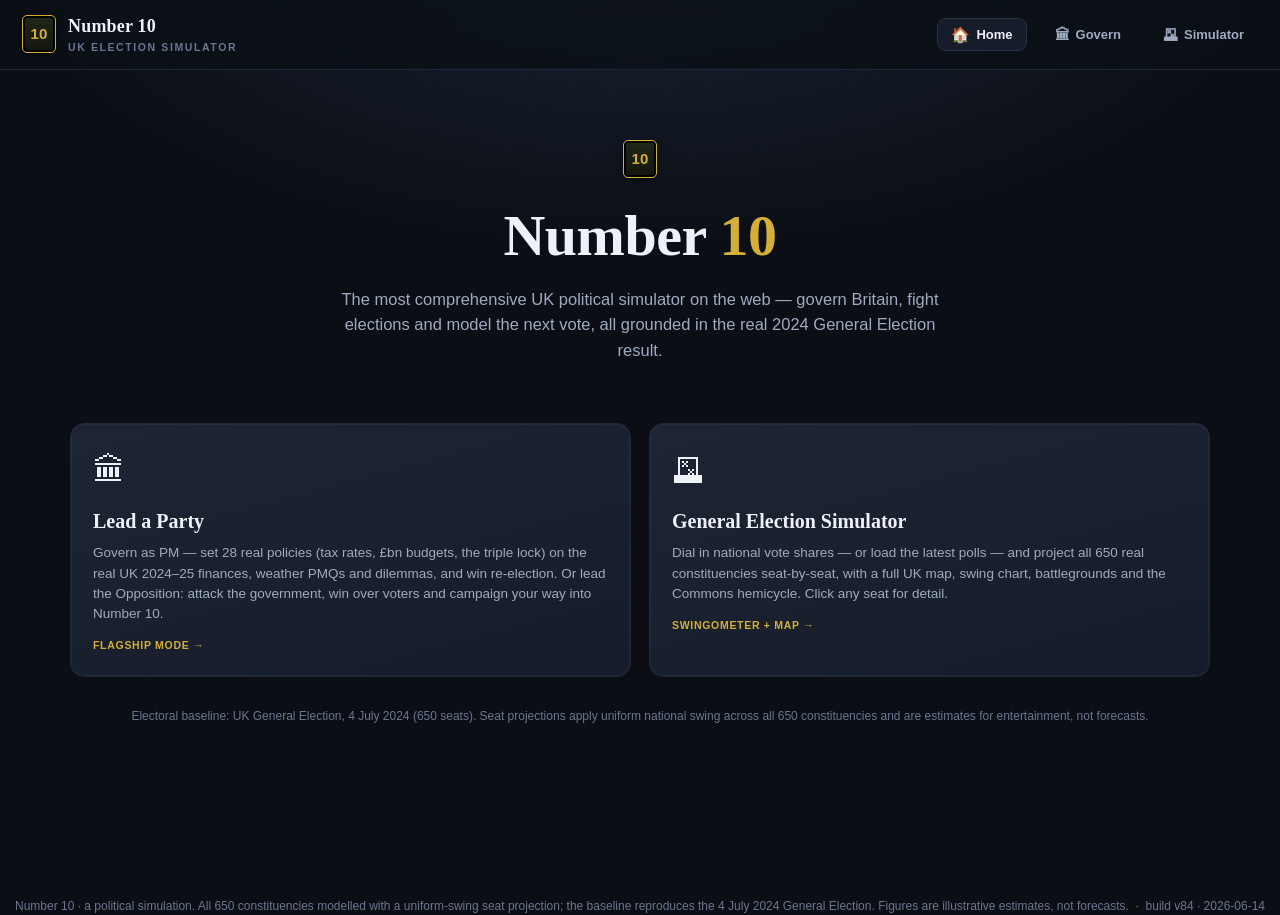
<file: index.html>
<!DOCTYPE html>
<html lang="en">

<head>
  <meta charset="UTF-8" />
  <meta name="viewport" content="width=device-width, initial-scale=1" />
  <title>Number 10 — UK Election &amp; Government Simulator</title>
  <meta name="description" content="A comprehensive UK political simulator: govern the country, fight general elections, by-elections and local elections across all 650 constituencies, based on the real 2024 General Election result." />
  <link rel="stylesheet" href="./assets/election-game/styles.css?v=84" />
</head>

<body>
  <header class="topbar">
    <div class="brand">
      <div class="door">10</div>
      <div>
        <div class="ttl">Number 10</div>
        <div class="sub">UK Election Simulator</div>
      </div>
    </div>
    <div class="spacer"></div>
    <button class="nav-btn" data-nav="home"><span class="nav-icon">🏠</span><span class="nav-text">Home</span></button>
    <button class="nav-btn" data-nav="govern"><span class="nav-icon">🏛</span><span class="nav-text">Govern</span></button>
    <button class="nav-btn" data-nav="simulator"><span class="nav-icon">🗳</span><span class="nav-text">Simulator</span></button>
  </header>

  <main class="wrap">
    <div id="app"></div>
  </main>

  <div class="foot">
    Number 10 · a political simulation. All 650 constituencies modelled with a uniform-swing seat
    projection; the baseline reproduces the 4 July 2024 General Election. Figures are illustrative
    estimates, not forecasts. &nbsp;·&nbsp; <span id="buildstamp">build v84 · 2026-06-14</span>
  </div>

  <div class="toast" id="toast"></div>

  <script src="./assets/election-game/data.js?v=84"></script>
  <script src="./assets/election-game/constituencies.js?v=84"></script>
  <script src="./assets/election-game/boundaries.js?v=84"></script>
  <script src="./assets/election-game/polls.js?v=84"></script>
  <script src="./assets/election-game/engine.js?v=84"></script>
  <script src="./assets/election-game/ui.js?v=84"></script>
  <script src="./assets/election-game/main.js?v=84"></script>
</body>

</html>
</file>
<file: assets/election-game/styles.css>
/* ============================================================================
 * NUMBER 10 — styles.css
 * A calm, editorial "Westminster" theme: deep slate canvas, parliamentary
 * green, a single gold accent, restrained borders and a clear type scale.
 * Self-contained, responsive, no external assets.
 * ==========================================================================*/
:root {
  /* surfaces — a clear 4-step elevation ramp on a deep slate canvas */
  --bg:        #0b0e14;
  --bg-2:      #121723;
  --panel:     #161c29;
  --panel-2:   #1d2433;
  --border:    #283242;
  --border-soft:#1f2836;
  /* ink */
  --ink:       #eef2f8;
  --ink-dim:   #9fabc0;
  --ink-faint: #6b7790;
  /* brand + semantic */
  --commons:   #4f7a44;
  --commons-l: #7aa863;
  --gold:      #d4af37;
  --gold-soft: rgba(212,175,55,.14);
  --good:      #38c172;
  --warn:      #eab308;
  --bad:       #e5484d;
  /* party colours (data-viz only) */
  --lab:       #e4003b;
  --con:       #0087dc;
  --ld:        #faa61a;
  --reform:    #12b6cf;
  --green:     #02a95b;
  --snp:       #fdf38e;
  --pc:        #3aa68b;
  /* shape + motion */
  --radius:    14px;
  --radius-sm: 9px;
  --shadow:    0 6px 24px rgba(0,0,0,.32);
  --shadow-lg: 0 18px 48px rgba(0,0,0,.45);
  --ring:      0 0 0 1px rgba(255,255,255,.04) inset;
  --font: -apple-system, BlinkMacSystemFont, "Segoe UI", Roboto, Helvetica, Arial, sans-serif;
  --font-display: "Georgia", "Times New Roman", serif;
}

* { box-sizing: border-box; min-width: 0; }
html, body { margin: 0; padding: 0; overflow-x: hidden; }
/* Canonical anti-overflow chain:
   - min-width: 0 on all flex/grid items so they shrink to fit
   - max-width: 100% on every replaced element (img/svg/table) so they never push
     their parent wider than viewport
   - overflow-wrap on text containers so a long unbreakable word can't burst out
*/
img, svg, table { max-width: 100%; }
/* Conservative: break only words that genuinely don't fit (overflow-wrap:
   break-word). Earlier I had `anywhere` here which made paragraphs split
   mid-word everywhere — that's what produced "documented ch... anges"
   in your screenshot. */
.panel p, .panel h2, .panel h3, .panel h4, .panel li, .modal p {
  overflow-wrap: break-word;
}
/* Make any table that risks horizontal overflow scrollable inside its panel
   instead of forcing the whole page wider than the viewport. The wrapping
   div renders horizontally scrollable; the table renders normally. */
.tbl-scroll { max-width: 100%; overflow-x: auto; -webkit-overflow-scrolling: touch; }
.panel { min-width: 0; max-width: 100%; }
.panel * { min-width: 0; }
/* Belt-and-braces: any direct child of #sim-results or #app that's
   somehow still claiming a wider min-width gets clipped to its container. */
#app, #app > *, #sim-results, #sim-results > * { max-width: 100%; }
/* The dash grid on the govern screen and any .split parent stays
   constrained — its children can shrink in flex/grid. */
.dash, .split, .viz2, .two { min-width: 0; }
body {
  font-family: var(--font);
  background:
    radial-gradient(1100px 540px at 50% -8%, #1a2536 0%, rgba(26,37,54,0) 60%),
    var(--bg);
  background-attachment: fixed;
  color: var(--ink);
  line-height: 1.5;
  -webkit-font-smoothing: antialiased;
  text-rendering: optimizeLegibility;
}
a { color: var(--commons-l); }

.wrap { max-width: 1180px; margin: 0 auto; padding: 22px 20px 130px; }

/* ---- top bar ---- */
.topbar {
  display: flex; align-items: center; gap: 14px;
  padding: 13px 22px; border-bottom: 1px solid var(--border-soft);
  background: rgba(12,16,23,.82); -webkit-backdrop-filter: blur(10px); backdrop-filter: blur(10px);
  position: sticky; top: 0; z-index: 30;
}
.brand { display: flex; align-items: center; gap: 12px; font-weight: 800; letter-spacing: .2px; }
.brand .door {
  width: 34px; height: 38px; border-radius: 5px;
  background: linear-gradient(180deg,#20271a,#13160e); border: 1.5px solid var(--gold);
  display: grid; place-items: center; color: var(--gold); font-weight: 900; font-size: 15px;
  box-shadow: inset 0 0 0 2px #000, 0 2px 8px rgba(0,0,0,.4);
}
.brand .ttl { font-size: 18px; font-family: var(--font-display); letter-spacing: .2px; }
.brand .sub { font-size: 10.5px; color: var(--ink-faint); font-weight: 700; letter-spacing: 1.6px; text-transform: uppercase; }
.topbar .spacer { flex: 1; }
.nav-btn {
  display: inline-flex; align-items: center; gap: 6px;
  background: transparent; color: var(--ink-dim); border: 1px solid transparent;
  padding: 8px 13px; border-radius: 9px; cursor: pointer; font-weight: 600; font-size: 13px;
  font-family: inherit; white-space: nowrap;
  transition: color .15s, background .15s, border-color .15s;
}
.nav-btn .nav-icon { font-size: 15px; line-height: 1; }
.nav-btn:hover { color: var(--ink); background: var(--panel); }
.nav-btn.active { color: var(--ink); background: var(--panel); border-color: var(--border); }

/* ---- buttons ---- */
/* Apple-style: a single fixed height per size so buttons never wobble when
   their content changes; a stable focus ring; gentle hover lifts; gradients
   only on the primary tier. */
.btn {
  display: inline-flex; align-items: center; justify-content: center; gap: 8px; cursor: pointer;
  border: 1px solid var(--border); background: var(--panel-2); color: var(--ink);
  padding: 0 16px; height: 36px; border-radius: 10px;
  font-weight: 600; font-size: 13.5px; line-height: 1; letter-spacing: -.1px;
  font-family: inherit; white-space: nowrap;
  transition: transform .06s ease, background .15s, border-color .15s, box-shadow .15s, color .15s;
  -webkit-tap-highlight-color: transparent;
}
.btn:hover { background: #1e2734; border-color: #3a4a66; }
.btn:active { transform: scale(0.97); }
.btn:focus-visible { outline: none; box-shadow: 0 0 0 3px rgba(212,175,55,.45); border-color: var(--gold); }
.btn.primary {
  background: linear-gradient(180deg, var(--commons-l), var(--commons));
  border-color: transparent; color: #f6faf1;
  box-shadow: 0 1px 0 rgba(255,255,255,.12) inset, 0 4px 14px rgba(79,122,68,.32);
}
.btn.primary:hover { filter: brightness(1.06); }
.btn.gold { background: linear-gradient(180deg, #ecc659, var(--gold)); border-color: transparent; color: #241a06; }
.btn.danger { background: #4e1f29; border-color: #7a2f42; color: #ffd9e0; }
.btn:disabled { opacity: .38; cursor: not-allowed; transform: none; }
.btn.sm { padding: 0 12px; height: 28px; font-size: 12.5px; border-radius: 8px; }
.btn.on { background: var(--gold-soft); border-color: var(--gold); color: var(--gold); }

/* ---- cards / panels ---- */
.panel {
  background: linear-gradient(180deg, var(--panel), var(--panel-2));
  border: 1px solid var(--border-soft);
  border-radius: var(--radius); padding: 17px 19px; box-shadow: var(--shadow), var(--ring);
}
.panel h3 { margin: 0 0 13px; font-size: 12.5px; letter-spacing: .7px; text-transform: uppercase; color: var(--ink-dim); font-weight: 700; }
.grid { display: grid; gap: 16px; }
.split { display: grid; gap: 16px; grid-template-columns: minmax(0, 380px) minmax(0, 1fr); align-items: start; }
.two { display: grid; gap: 16px; grid-template-columns: minmax(0, 1fr) minmax(0, 1fr); }
.muted { color: var(--ink-dim); }
.faint { color: var(--ink-faint); }
.pill { display: inline-block; padding: 2px 9px; border-radius: 999px; font-size: 11px; font-weight: 700; }
/* small uppercase label used throughout — previously only styled inside a few
   parents, so most instances rendered unstyled. Now consistent everywhere. */
.lab2 { font-size: 10.5px; color: var(--ink-dim); text-transform: uppercase; letter-spacing: .8px; font-weight: 700; }

/* ---- home / mode select ---- */
.hero { text-align: center; padding: 48px 10px 30px; }
.hero h1 { font-family: var(--font-display); font-size: clamp(34px, 6.5vw, 58px); margin: 14px 0 8px; letter-spacing: -.5px; }
.hero h1 .n10 { color: var(--gold); }
.hero p { color: var(--ink-dim); max-width: 640px; margin: 0 auto; font-size: 16.5px; line-height: 1.55; }
.modes { display: grid; grid-template-columns: repeat(auto-fit, minmax(250px, 1fr)); gap: 18px; margin-top: 30px; }
.mode-card {
  text-align: left; cursor: pointer; border: 1px solid var(--border-soft); border-radius: var(--radius);
  padding: 22px; background: linear-gradient(165deg, var(--panel-2), var(--panel));
  transition: transform .14s ease, border-color .15s ease, box-shadow .15s; box-shadow: var(--ring);
}
.mode-card:hover { transform: translateY(-4px); border-color: var(--commons-l); box-shadow: var(--shadow-lg); }
.mode-card .ico { font-size: 32px; }
.mode-card h2 { margin: 12px 0 7px; font-size: 20px; font-family: var(--font-display); }
.mode-card p { margin: 0; color: var(--ink-dim); font-size: 13.5px; line-height: 1.5; }
.mode-card .tag { margin-top: 14px; font-size: 10.5px; color: var(--gold); font-weight: 700; letter-spacing: .7px; text-transform: uppercase; }

/* ---- seat bar ---- */
.seatbar-wrap { position: relative; margin: 10px 0 6px; }
.seatbar { display: flex; height: 30px; border-radius: 6px; overflow: hidden; border: 1px solid var(--border); }
.seatbar > span { display: block; height: 100%; }
.majline { position: absolute; top: -6px; bottom: -6px; left: 50%; width: 2px; background: var(--gold); }
.majline::after { content: "326"; position: absolute; top: -16px; left: 50%; transform: translateX(-50%); font-size: 10px; color: var(--gold); font-weight: 700; }

/* ---- legend ---- */
.legend { display: flex; flex-wrap: wrap; gap: 8px 16px; margin-top: 10px; }
.legend .item { display: flex; align-items: center; gap: 6px; font-size: 12.5px; }
.legend .sw { width: 12px; height: 12px; border-radius: 3px; display: inline-block; }
.legend b { font-variant-numeric: tabular-nums; }

/* ---- result headline / govern hero ---- */
.headline {
  display: flex; align-items: center; gap: 16px; padding: 14px 18px; border-radius: var(--radius);
  background: linear-gradient(180deg, var(--panel), var(--panel-2));
  border: 1px solid var(--border-soft); margin-bottom: 12px; box-shadow: var(--ring);
}
.headline .big { font-size: 26px; font-weight: 900; line-height: 1.12; font-variant-numeric: tabular-nums; }
.headline .lab2 { font-size: 10.5px; color: var(--ink-dim); text-transform: uppercase; letter-spacing: .9px; font-weight: 700; }
.outcome-maj { color: var(--good); } .outcome-hung { color: var(--warn); }

/* ---- sliders ----
   Single-line: short label + flexible slider + numeric input. Compact rhythm
   so 9 sliders sit on roughly one phone screen. */
.slider-grid { display: flex; flex-direction: column; gap: 6px; margin-top: 8px; }
.slider-row { display: flex; align-items: center; gap: 10px; padding: 0; min-width: 0; }
.slider-name { font-size: 12.5px; font-weight: 800; letter-spacing: -.1px; flex: none; }
.slider-name .slider-long { display: inline; }
.slider-name .slider-short { display: none; }
.slider-row input[type=range] { flex: 1; min-width: 0; accent-color: var(--track, var(--commons-l)); height: 24px; margin: 0; }
.slider-row input[type=range]:focus-visible { outline: none; box-shadow: 0 0 0 3px rgba(122,168,99,.3); border-radius: 4px; }
.share-input { width: 60px; background: var(--bg-2); border: 1px solid var(--border-soft); color: var(--ink);
  border-radius: 7px; padding: 3px 7px; height: 28px; text-align: right;
  font-variant-numeric: tabular-nums; font-size: 12.5px; font-weight: 700; font-family: inherit;
  transition: border-color .15s, box-shadow .15s; flex: none; }
.share-input:focus { outline: none; border-color: var(--gold); box-shadow: 0 0 0 3px rgba(212,175,55,.25); }
/* desktop: give the party name a fixed column so sliders align */
@media (min-width: 621px) {
  .slider-name { width: 96px; }
}

/* ---- govern dashboard ---- */
.dash { display: grid; grid-template-columns: minmax(0, 1fr) 330px; gap: 18px; align-items: start; }
@media (max-width: 880px){ .dash { grid-template-columns: minmax(0, 1fr); } }
.kpis { display: grid; grid-template-columns: repeat(auto-fit, minmax(112px,1fr)); gap: 10px; }
.kpi {
  background: linear-gradient(180deg, var(--panel), var(--panel-2));
  border: 1px solid var(--border-soft); border-radius: var(--radius-sm); padding: 11px 13px;
  box-shadow: var(--ring);
}
.kpi .k { font-size: 10.5px; color: var(--ink-dim); text-transform: uppercase; letter-spacing: .6px; font-weight: 700; }
.kpi .v { font-size: 23px; font-weight: 800; font-variant-numeric: tabular-nums; margin-top: 2px; letter-spacing: -.4px; }
.kpi .v small { font-size: 11.5px; font-weight: 600; color: var(--ink-faint); letter-spacing: 0; }

.statbar { height: 9px; border-radius: 999px; background: #0c1119; overflow: hidden; border: 1px solid var(--border); }
.statbar > i { display: block; height: 100%; border-radius: 999px; }
.stat-row { display: grid; grid-template-columns: 130px 1fr 42px; gap: 10px; align-items: center; padding: 5px 0; font-size: 13px; }
.stat-row .v { text-align: right; font-variant-numeric: tabular-nums; font-weight: 700; font-size: 12px; }

.group-grid { display: grid; grid-template-columns: repeat(auto-fill, minmax(150px,1fr)); gap: 8px; }
.gcell { background: var(--panel-2); border: 1px solid var(--border); border-radius: 9px; padding: 8px 10px; }
.gcell .gn { font-size: 12px; font-weight: 600; display: flex; justify-content: space-between; gap: 6px; }
.gcell .gn span { color: var(--ink-faint); font-weight: 500; }
.gcell .gbar { height: 6px; border-radius: 999px; background: #0c1119; margin-top: 6px; overflow: hidden; }
.gcell .gbar > i { display: block; height: 100%; }

.policy-cat { margin: 0 0 6px; font-size: 12px; letter-spacing: .8px; text-transform: uppercase; color: var(--gold); font-weight: 800; }

/* policy category sub-tabs + clickable policy list */
.tabs.subtabs { margin-bottom: 12px; }
.tabs.subtabs .tab { font-size: 12.5px; padding: 6px 12px; }
.pol-list { display: grid; gap: 6px; }
.pol-row { display: grid; grid-template-columns: 26px 1fr auto auto auto 16px; gap: 10px; align-items: center;
  padding: 10px 12px; border: 1px solid var(--border); border-radius: 10px; background: var(--panel-2); cursor: pointer; transition: border-color .12s, transform .05s; }
.pol-row:hover { border-color: var(--commons-l); }
.pol-row:active { transform: translateY(1px); }
.pol-ic { font-size: 17px; text-align: center; }
.pol-name { font-size: 13.5px; font-weight: 600; min-width: 0; }
.pol-name small { display: block; color: var(--ink-faint); font-weight: 500; font-size: 11px; white-space: nowrap; overflow: hidden; text-overflow: ellipsis; }
.pol-name .moved { color: var(--gold); font-size: 10px; vertical-align: middle; }
.pol-val { font-weight: 800; font-variant-numeric: tabular-nums; font-size: 14px; }
.pol-imp { font-size: 12px; font-variant-numeric: tabular-nums; }
.pol-go { color: var(--ink-faint); font-size: 18px; }
.pol-detail-set { background: var(--bg-2); border: 1px solid var(--border); border-radius: 10px; padding: 12px 14px; }
.eff-row { display: flex; justify-content: space-between; align-items: center; font-size: 13px; padding: 3px 0; border-bottom: 1px solid var(--border); }
.afford-track { position: relative; height: 6px; margin: 2px 0 2px; border-radius: 4px; background: #2c3850; overflow: hidden; }
.afford-track .afford-fill { position: absolute; top: 0; height: 100%; background: linear-gradient(90deg, rgba(46,204,113,.35), rgba(46,204,113,.7)); border-radius: 4px; }
.afford-track .afford-now { position: absolute; top: -2px; width: 2px; height: 10px; margin-left: -1px; background: var(--gold); border-radius: 2px; }
.pol-cost { color: var(--ink-dim); }
.pol-cost.ok { color: var(--good); }
.pol-cost.over { color: var(--bad); }
.opt-grid { display: grid; grid-template-columns: repeat(auto-fit, minmax(155px, 1fr)); gap: 8px; }
.opt-card { text-align: left; background: var(--bg-2); border: 1px solid var(--border); border-radius: 10px; padding: 10px 12px; cursor: pointer; color: var(--ink); display: flex; flex-direction: column; gap: 3px; transition: border-color .15s, background .15s; }
.opt-card b { font-size: 13.5px; }
.opt-card span { font-size: 11.5px; color: var(--ink-dim); line-height: 1.35; }
.opt-card:hover { border-color: var(--commons-l); }
.opt-card.on { border-color: var(--gold); background: rgba(201, 162, 39, .12); }
.persona-card .persona-ico { font-size: 15px; margin-right: 2px; }
.persona-perks { margin-top: 4px; font-size: 10.5px; letter-spacing: .3px; text-transform: uppercase;
  color: var(--gold); font-weight: 700; opacity: .9; }
.min-grid { display: grid; grid-template-columns: repeat(auto-fit, minmax(240px, 1fr)); gap: 10px; }
.min-card { background: var(--bg-2); border: 1px solid var(--border); border-radius: 10px; padding: 11px 13px; }
.min-top { display: flex; justify-content: space-between; align-items: flex-start; gap: 8px; }
.min-name { font-weight: 800; font-size: 15px; margin-top: 2px; }
.min-meta { margin: 7px 0 4px; font-size: 13px; }
.min-tenure { color: var(--ink-dim); font-size: 11.5px; margin-left: 6px; }
.min-trait { font-size: 11.5px; color: var(--ink-dim); }
.stars { color: var(--gold); letter-spacing: 1px; }
.appoint-list { display: flex; flex-direction: column; gap: 8px; margin-top: 12px; }
.appoint-row { display: flex; justify-content: space-between; align-items: center; gap: 10px; text-align: left;
  background: var(--bg-2); border: 1px solid var(--border); border-radius: 10px; padding: 10px 12px; cursor: pointer; color: var(--ink); transition: border-color .15s; }
.appoint-row:hover { border-color: var(--gold); }
.appoint-row:disabled { opacity: .5; cursor: not-allowed; }
.crisis-banner { border-left: 4px solid var(--bad); }
.mover-row { display: grid; grid-template-columns: 1.2fr 1.6fr auto; gap: 12px; align-items: center; padding: 6px 0; border-bottom: 1px solid var(--border); }
.mover-row:last-child { border-bottom: 0; }
.mover-name { font-size: 13px; font-weight: 700; }
.mover-name small { color: var(--ink-dim); font-weight: 400; font-size: 11px; }
.mover-spark .linechart { height: 38px; }
.mover-delta { font-weight: 800; font-variant-numeric: tabular-nums; font-size: 13px; }
.news-panel { border-left: 4px solid var(--commons-l); }
.news-list { list-style: none; padding: 0; margin: 0; }
.news-list li { padding: 8px 0; border-bottom: 1px solid var(--border); font-size: 14px; line-height: 1.35; font-family: Georgia, "Times New Roman", serif; }
.news-list li:last-child { border-bottom: 0; }
.news-list li::before { content: "▶ "; color: var(--commons-l); font-family: inherit; font-weight: 800; }
.tour-grid { display: grid; grid-template-columns: repeat(auto-fit, minmax(220px, 1fr)); gap: 8px; }
.tour-cell { display: flex; justify-content: space-between; align-items: center; gap: 8px; background: var(--bg-2); border: 1px solid var(--border); border-radius: 10px; padding: 8px 12px; }
.tour-name { font-size: 13px; font-weight: 700; }
.tour-name small { display: block; color: var(--ink-dim); font-weight: 400; font-size: 11px; margin-top: 2px; }
.election-hero { background: var(--panel-2); border: 1px solid var(--border); border-radius: 12px; padding: 18px 22px; margin-bottom: 14px; }
.election-hero .verdict { font-size: 34px; font-weight: 900; letter-spacing: 1px; margin: 4px 0; }
.election-hero .verdict-line { color: var(--ink-dim); margin-bottom: 14px; font-size: 14px; }
.election-hero .hero-stats { display: grid; grid-template-columns: repeat(3, 1fr); gap: 12px; }
.election-hero .big { font-size: 28px; font-weight: 900; font-variant-numeric: tabular-nums; }
.election-hero .big small { font-size: 14px; color: var(--ink-dim); font-weight: 600; }
.netchg-list { display: grid; grid-template-columns: repeat(auto-fit, minmax(140px, 1fr)); gap: 6px; }
.netchg-row { display: grid; grid-template-columns: 1fr auto auto; gap: 10px; align-items: baseline; padding: 4px 8px; background: var(--bg-2); border: 1px solid var(--border); border-radius: 8px; }
.netchg-name { font-weight: 800; font-size: 13px; }
.netchg-now { font-variant-numeric: tabular-nums; font-size: 14px; }
.netchg-d { font-variant-numeric: tabular-nums; font-size: 13px; min-width: 32px; text-align: right; }
.flip-cols { display: grid; grid-template-columns: repeat(auto-fit, minmax(260px, 1fr)); gap: 14px; }
.flip-row { display: flex; justify-content: space-between; align-items: center; gap: 8px; padding: 5px 0; border-bottom: 1px solid var(--border); font-size: 13px; }
.flip-row:last-child { border-bottom: 0; }
.flip-seat { font-weight: 600; }
/* Floating End Month FAB — pill-shaped, gold accent so it reads as the
   single "go" action on the screen. Apple-style hover lift + tap shrink. */
.fab-cluster { position: fixed; right: 22px; bottom: 22px; z-index: 50; display: flex; align-items: center; gap: 10px; }
.fab-endturn {
  display: inline-flex; align-items: center; justify-content: center;
  height: 48px; padding: 0 22px; border: none; border-radius: 999px; cursor: pointer;
  background: linear-gradient(180deg, var(--commons-l), var(--commons));
  color: #f6faf1; font-weight: 700; font-size: 14px; letter-spacing: -.1px;
  box-shadow: 0 1px 0 rgba(255,255,255,.16) inset, 0 12px 28px rgba(0,0,0,.55), 0 0 0 1px rgba(255,255,255,.04);
  transition: transform .14s ease, box-shadow .14s ease, filter .15s ease;
  font-family: inherit;
}
.fab-endturn:hover { transform: translateY(-2px); filter: brightness(1.06); box-shadow: 0 1px 0 rgba(255,255,255,.16) inset, 0 16px 36px rgba(0,0,0,.62); }
.fab-endturn:active { transform: translateY(0) scale(0.98); }
.fab-endturn:focus-visible { outline: none; box-shadow: 0 0 0 4px rgba(212,175,55,.5), 0 12px 28px rgba(0,0,0,.55); }
.fab-endturn:disabled { opacity: .42; cursor: not-allowed; transform: none; filter: none; }
.fab-endturn .fab-label { font-size: 14.5px; }
/* "What's happening this month" strip */
.now-strip { display: flex; flex-wrap: wrap; gap: 8px; align-items: center; padding: 8px 12px; margin: 10px 0 0;
  background: var(--bg-2); border: 1px solid var(--border); border-radius: 10px; font-size: 12.5px; }
.now-pill { padding: 4px 10px; border-radius: 999px; font-weight: 700; cursor: default; }
.now-pill.bad  { background: rgba(231,76,60,.18); color: var(--bad); }
.now-pill.warn { background: rgba(201,162,39,.18); color: var(--gold); }
.now-head { font-family: Georgia, "Times New Roman", serif; color: var(--ink-dim); }
@keyframes kpiPulse {
  0%   { background-color: rgba(201,162,39,0.00); transform: translateY(0); }
  30%  { background-color: rgba(201,162,39,0.22); transform: translateY(-1px); }
  100% { background-color: rgba(201,162,39,0.00); transform: translateY(0); }
}
.kpi-pulse { animation: kpiPulse .8s ease-out; border-radius: 6px; padding: 0 4px; margin: 0 -4px; }
.now-pill[data-tab], .now-pill[data-act] { cursor: pointer; }
.now-pill[data-tab]:hover, .now-pill[data-act]:hover { filter: brightness(1.15); }
.now-pill.help-pill { background: var(--bg-2); color: var(--ink-dim); border: 1px solid var(--border); margin-left: auto; }
.now-pill.help-pill:hover { color: var(--gold); border-color: var(--gold); }
/* "Newspaper" front-page banner — replaces the easily-missed inline headline */
.newspaper { margin-top: 10px; padding: 14px 18px 12px; background: linear-gradient(180deg, rgba(255,255,255,.03), rgba(255,255,255,.01));
  border: 1px solid var(--border); border-radius: 10px; border-left: 4px solid var(--commons-l); }
.np-mast { display: flex; justify-content: space-between; align-items: baseline; padding-bottom: 6px;
  border-bottom: 1px double rgba(255,255,255,.15); margin-bottom: 8px;
  font-family: Georgia, "Times New Roman", serif; font-size: 11px; letter-spacing: 2.5px;
  text-transform: uppercase; color: var(--ink-dim); }
.np-mast .np-date { color: var(--gold); letter-spacing: 1.5px; }
.np-headline { font-family: Georgia, "Times New Roman", serif; font-size: 22px; font-weight: 800;
  margin: 0; line-height: 1.22; color: var(--ink); }
.np-secondary { margin: 8px 0 0; padding: 0; list-style: none;
  font-family: Georgia, "Times New Roman", serif; font-size: 13px; color: var(--ink-dim); }
.np-secondary li { padding: 3px 0 3px 14px; position: relative; line-height: 1.4; }
.np-secondary li::before { content: "▸"; position: absolute; left: 0; color: var(--commons-l); }
.np-slogan { font-family: Georgia, "Times New Roman", serif; font-style: italic; font-size: 11.5px;
  color: var(--ink-dim); margin: -4px 0 8px; opacity: 0.9; }
.np-pills { display: flex; flex-wrap: wrap; gap: 6px; margin-top: 10px; padding-top: 10px; border-top: 1px solid var(--border); }

/* Masthead variants — same layout, different left-stripe colour & accent. */
.newspaper.mast-gazette { border-left-color: var(--commons-l); }
.newspaper.mast-times   { border-left-color: var(--gold); }
.newspaper.mast-times .np-mast span:first-child { color: var(--gold); }
.newspaper.mast-tele    { border-left-color: #6ec1ff; }
.newspaper.mast-tele .np-mast span:first-child { color: #cfe6ff; }
.newspaper.mast-chron   { border-left-color: #c47bff; }
.newspaper.mast-chron .np-mast span:first-child { color: #e5c8ff; }
.newspaper.mast-trib    { border-left-color: #ff9b6e; }
.newspaper.mast-trib .np-mast span:first-child { color: #ffd5be; }
.newspaper.mast-stand   { border-left-color: #ff5d5d; }
.newspaper.mast-stand .np-mast span:first-child { color: #ffc8c8; }

@media (max-width: 620px) {
  .newspaper { padding: 12px 14px 10px; }
  .np-headline { font-size: 18px; }
  .np-mast { font-size: 10px; letter-spacing: 1.8px; }
  .np-secondary { font-size: 12.5px; }
  .np-slogan { font-size: 11px; }
}
.pl-mini-row { display: grid; grid-template-columns: 18px 1fr; gap: 6px; font-size: 12px; padding: 2px 0; line-height: 1.4; }
.pl-mini-tick { color: var(--good); font-weight: 800; text-align: center; }
.help-sec { margin-top: 14px; }
.kbd-row { display: grid; grid-template-columns: auto 1fr; gap: 10px; align-items: center; padding: 4px 0; font-size: 13px; }
kbd { display: inline-block; background: var(--bg-2); border: 1px solid var(--border); border-bottom-width: 2px; border-radius: 5px;
  padding: 2px 7px; font-family: ui-monospace, "Cascadia Mono", monospace; font-size: 11px; font-weight: 700; color: var(--ink); margin-right: 4px; }
/* Inline policy ± nudge buttons (no modal needed for small steps) */
.pol-nudge-cell { display: inline-flex; gap: 3px; }
.pol-nudge { width: 30px; height: 30px; padding: 0; line-height: 1; border-radius: 7px;
  border: 1px solid var(--border); background: var(--bg-2); color: var(--ink); font-size: 17px; font-weight: 700; cursor: pointer; }
.pol-nudge:hover:not(:disabled) { border-color: var(--gold); color: var(--gold); }
.pol-nudge:disabled { opacity: .3; cursor: not-allowed; }
.pol-row.pending { background: linear-gradient(90deg, rgba(201,162,39,.12), rgba(201,162,39,.04) 60%, transparent); border-color: rgba(201,162,39,.55); }
.pol-pending { color: var(--gold); font-weight: 600; }
.pol-pending b { color: var(--gold); }
.pending-bar { display: flex; justify-content: space-between; align-items: center; gap: 10px; margin-bottom: 12px;
  padding: 10px 14px; background: rgba(201,162,39,.10); border: 1px solid rgba(201,162,39,.55); border-radius: 10px; font-size: 13px; }
.pending-bar.over { background: rgba(231,76,60,.10); border-color: rgba(231,76,60,.55); }
.pending-info b { color: var(--gold); font-variant-numeric: tabular-nums; }
.pending-bar.over .pending-info b { color: var(--bad); }
.pending-btns { display: flex; gap: 6px; }
/* Voter bubble cluster (Democracy-style) */
.vbubble-grid { display: flex; flex-wrap: wrap; gap: 12px; justify-content: center; padding: 10px 6px; }
.vbubble { position: relative; border-radius: 50%; background: rgba(255,255,255,0.02); display: flex; align-items: center; justify-content: center;
  flex-shrink: 0; transition: transform .15s, box-shadow .15s; cursor: pointer; }
.vbubble:hover { transform: scale(1.06); z-index: 1; box-shadow: 0 0 0 2px rgba(255,255,255,.15); }
.vbubble-ring { position: absolute; inset: 0; width: 100%; height: 100%; }
.vbubble-inner { position: relative; text-align: center; line-height: 1.05; padding: 0 8px; pointer-events: none; }
.vbubble-pct { font-size: 22px; font-weight: 900; font-variant-numeric: tabular-nums; }
.vbubble-name { font-size: 10px; font-weight: 700; color: var(--ink-dim); letter-spacing: .2px;
  text-transform: uppercase; line-height: 1.15; margin-top: 2px; max-width: 100%; }
.vbubble-delta { font-size: 9.5px; font-weight: 800; margin-top: 1px; }
/* Budget breakdown — receipts & spending stacked bars */
.bb-line { margin-bottom: 14px; }
.bb-title { font-size: 12px; color: var(--ink-dim); text-transform: uppercase; letter-spacing: .6px; margin-bottom: 6px; }
.bb-title small { font-weight: 500; text-transform: none; letter-spacing: 0; }
.bb-bar { display: flex; height: 26px; border-radius: 6px; overflow: hidden; border: 1px solid var(--border); }
.bb-bar .bb-seg { display: block; height: 100%; transition: filter .15s; }
.bb-bar .bb-seg:hover { filter: brightness(1.25); cursor: default; }
.bb-legend { display: flex; flex-wrap: wrap; gap: 6px 12px; margin-top: 8px; font-size: 11.5px; }
.bb-key { display: inline-flex; align-items: center; gap: 5px; color: var(--ink-dim); }
.bb-key i { width: 9px; height: 9px; border-radius: 2px; display: inline-block; }
.bb-key b { color: var(--ink); font-variant-numeric: tabular-nums; }
.bb-summary { display: grid; grid-template-columns: repeat(auto-fit, minmax(160px, 1fr)); gap: 10px; margin-top: 10px; padding: 12px;
  background: var(--bg-2); border: 1px solid var(--border); border-radius: 8px; }
.bb-summary .lab2 { display: block; margin-bottom: 2px; }
.bb-summary b { font-size: 17px; font-variant-numeric: tabular-nums; }
.bb-toggle { cursor: pointer; color: var(--commons-l); font-size: 12.5px; font-weight: 600; }
/* Simulator controls polish — head row is title left + running total right */
.sim-controls-head { display: flex; justify-content: space-between; align-items: center; gap: 12px;
  margin-bottom: 12px; flex-wrap: wrap; }
.sim-controls-head h3 { margin: 0; }
.sim-controls h3 small { font-weight: 400; text-transform: none; letter-spacing: 0; color: var(--ink-faint); font-size: 11px; margin-left: 4px; }
.sim-toolbar { display: flex; flex-wrap: wrap; gap: 6px; align-items: center; margin-bottom: 10px; }
.sim-toolbar .btn { flex: 1; min-width: 0; }
.sim-total { display: inline-flex; align-items: center; gap: 8px; padding: 6px 6px 6px 12px;
  background: var(--bg-2); border: 1px solid var(--border-soft); border-radius: 999px;
  font-size: 13px; font-weight: 700; }
.sim-total .sim-total-label { font-size: 10.5px; color: var(--ink-dim); text-transform: uppercase;
  letter-spacing: .8px; font-weight: 700; }
.sim-total b { font-variant-numeric: tabular-nums; font-size: 14.5px; }
.sim-normbtn { height: 26px; padding: 0 10px; font-size: 11.5px; }
.sim-normbtn:disabled { background: transparent; border-color: transparent; color: var(--ink-faint); }
.sim-offnote { display: block; font-size: 11.5px; color: var(--warn); font-weight: 500;
  background: rgba(234,179,8,.08); border: 1px solid rgba(234,179,8,.3); border-radius: 9px;
  padding: 8px 11px; margin-bottom: 12px; line-height: 1.4; }
/* honour the hidden attribute — my display:block above otherwise overrides the
   browser's default *[hidden]{display:none} so the note stayed visible. */
.sim-offnote[hidden] { display: none !important; }
.sim-help { margin-top: 12px; }
.sim-help summary { cursor: pointer; font-size: 12.5px; color: var(--commons-l); font-weight: 600; list-style: none; }
.sim-help summary::-webkit-details-marker { display: none; }
.sim-help summary::before { content: "▸ "; }
.sim-help[open] summary::before { content: "▾ "; }
.sim-summary { cursor: pointer; font-size: 13px; font-weight: 700; color: var(--ink-dim);
  letter-spacing: .5px; text-transform: uppercase; list-style: none; padding: 4px 0; }
.sim-summary::-webkit-details-marker { display: none; }
.sim-summary::before { content: "▸ "; color: var(--commons-l); }
details[open] > .sim-summary::before { content: "▾ "; }
/* Cause-and-effect modal — what's pushing this stat */
.stat-row.clickrow { cursor: pointer; transition: background .12s; }
.stat-row.clickrow:hover { background: rgba(255,255,255,.03); }
.cause-bar-big { height: 12px; border-radius: 6px; background: var(--bg-2); border: 1px solid var(--border); overflow: hidden; margin: 4px 0 6px; }
.cause-bar-big i { display: block; height: 100%; }
.cause-list { margin-top: 4px; }
.cause-row { display: grid; grid-template-columns: 32px 1fr 22px; gap: 10px; align-items: center; padding: 9px 0; border-bottom: 1px solid var(--border); }
.cause-row:last-child { border-bottom: 0; }
.cause-ic { font-size: 19px; text-align: center; }
.cause-name { font-size: 13.5px; font-weight: 700; }
.cause-name small { display: block; color: var(--ink-dim); font-weight: 400; font-size: 11px; margin-top: 2px; }
.cause-bar { height: 6px; border-radius: 4px; background: var(--bg-2); margin-top: 5px; overflow: hidden; }
.cause-bar i { display: block; height: 100%; border-radius: 4px; }
.cause-arrow { font-size: 18px; font-weight: 800; text-align: center; }
/* Compare any two metrics on one chart */
.cmp-chart { background: var(--bg-2); border: 1px solid var(--border); border-radius: 8px; padding: 6px; margin-bottom: 12px; }
svg.dualchart { width: 100%; height: 150px; display: block; }
.cmp-row { display: grid; grid-template-columns: 80px 1fr; gap: 10px; align-items: center; padding: 4px 0; }
.cmp-pills { display: flex; flex-wrap: wrap; gap: 5px; }
.cmp-pill { padding: 4px 10px; background: var(--panel); border: 1px solid var(--border); border-radius: 999px;
  color: var(--ink-dim); font-size: 12px; font-weight: 700; cursor: pointer; transition: border-color .12s, color .12s; }
.cmp-pill:hover { color: var(--ink); border-color: var(--commons-l); }
.cmp-pill.on { background: var(--bg-2); }
@media (max-width: 620px) {
  .cmp-row { grid-template-columns: 1fr; gap: 4px; }
}
/* Manifesto pledge progress bars */
.pledge-prog { margin: 0 0 12px; }
.pledge-prog:last-child { margin-bottom: 0; }
.pledge-prog-head { display: grid; grid-template-columns: 20px 1fr auto; gap: 8px; align-items: center;
  font-size: 13px; margin-bottom: 4px; }
.pledge-prog-icon { font-size: 14px; text-align: center; }
.pledge-prog-name { font-weight: 700; }
.pledge-prog-val { font-size: 12px; font-weight: 700; font-variant-numeric: tabular-nums; }
.pledge-prog-bar { height: 8px; border-radius: 4px; background: var(--bg-2); border: 1px solid var(--border); overflow: hidden; }
.pledge-prog-bar i { display: block; height: 100%; border-radius: 4px; transition: width .3s; }
@media (max-width: 620px) {
  .pledge-prog-head { grid-template-columns: 18px 1fr; row-gap: 2px; }
  .pledge-prog-val { grid-column: 2; font-size: 11.5px; }
}
/* Term-in-review retrospective screen */
.tr-pl-row { display: grid; grid-template-columns: 32px 1fr; gap: 10px; align-items: center; padding: 10px 12px;
  background: var(--bg-2); border: 1px solid var(--border); border-left-width: 4px; border-radius: 8px; margin-bottom: 8px; }
.tr-pl-row:last-child { margin-bottom: 0; }
.tr-pl-tick { font-size: 22px; font-weight: 900; text-align: center; }
.tr-pl-text { font-weight: 700; font-size: 14px; }
.tr-pl-detail { font-size: 12px; margin-top: 2px; }
.tr-stat-row { display: grid; grid-template-columns: 1.5fr 1fr 24px 1fr 1.5fr; gap: 10px; align-items: baseline;
  padding: 8px 0; border-bottom: 1px solid var(--border); font-size: 13.5px; font-variant-numeric: tabular-nums; }
.tr-stat-row:last-child { border-bottom: 0; }
.tr-stat-name { font-weight: 700; }
.tr-stat-then { color: var(--ink-dim); }
.tr-stat-arrow { text-align: center; font-size: 16px; }
.tr-stat-now { font-weight: 700; }
.tr-stat-diff { text-align: right; font-size: 12.5px; font-weight: 600; }
.tr-dec-row { display: grid; grid-template-columns: 90px 1fr; gap: 10px; padding: 7px 0; border-bottom: 1px solid var(--border); }
.tr-dec-row:last-child { border-bottom: 0; }
.tr-dec-date { font-size: 12px; color: var(--ink-dim); padding-top: 2px; }
.tr-dec-body b { font-size: 13.5px; display: block; }
.tr-dec-choice { display: block; font-size: 13px; color: var(--gold); font-weight: 600; margin-top: 2px; }
@media (max-width: 620px) {
  .tr-stat-row { grid-template-columns: 1.4fr 1fr 1fr; row-gap: 2px; }
  .tr-stat-arrow, .tr-stat-then { display: none; }
  .tr-stat-diff { grid-column: 2 / 4; text-align: left; }
  .tr-dec-row { grid-template-columns: 1fr; gap: 2px; }
  .tr-dec-date { padding-top: 0; }
}
/* PM Initiatives — proactive monthly actions */
.init-grid { display: grid; grid-template-columns: repeat(auto-fit, minmax(220px, 1fr)); gap: 10px; }
.init-card { text-align: left; background: var(--bg-2); border: 1px solid var(--border); border-radius: 10px;
  padding: 12px 14px; cursor: pointer; color: var(--ink); display: flex; flex-direction: column; gap: 4px;
  transition: border-color .15s, transform .12s; }
.init-card:hover:not(:disabled) { border-color: var(--gold); transform: translateY(-1px); }
.init-card:active:not(:disabled) { transform: translateY(0); }
.init-card.off, .init-card:disabled { opacity: .42; cursor: not-allowed; }
.init-head { display: flex; justify-content: space-between; align-items: center; }
.init-icon { font-size: 22px; }
.init-cost { font-size: 11px; font-weight: 800; background: rgba(201,162,39,0.18); color: var(--gold);
  padding: 2px 8px; border-radius: 999px; }
.init-name { font-weight: 800; font-size: 13.5px; }
.init-desc { font-size: 12px; color: var(--ink-dim); line-height: 1.35; }
.init-warn { font-size: 11px; color: var(--bad); margin-top: 4px; font-weight: 700; }
.init-status { font-size: 11.5px; letter-spacing: .3px; text-transform: none; }
.init-status.ready { color: var(--commons-l); }
.init-status.used { color: var(--gold); }
/* Decisions journal */
.dj-list { display: flex; flex-direction: column; gap: 10px; }
.dj-row { padding: 10px 12px; background: var(--bg-2); border: 1px solid var(--border); border-left: 3px solid var(--commons-l); border-radius: 8px; }
.dj-meta { display: flex; align-items: center; gap: 8px; margin-bottom: 4px; }
.dj-tag { font-size: 10px; letter-spacing: 1px; font-weight: 800; padding: 2px 7px; border-radius: 4px;
  background: rgba(255,255,255,0.06); color: var(--ink-dim); text-transform: uppercase; }
.dj-tag.bad { background: rgba(231,76,60,.18); color: var(--bad); }
.dj-tag.warn { background: rgba(201,162,39,.18); color: var(--gold); }
.dj-date { font-size: 11px; color: var(--ink-dim); }
.dj-title { font-weight: 700; font-size: 13px; }
.dj-choice { font-size: 13px; color: var(--gold); margin-top: 2px; font-weight: 600; }
.dj-result { font-size: 12px; color: var(--ink-dim); margin-top: 2px; font-family: Georgia, "Times New Roman", serif; font-style: italic; }
/* Political compass — econ × social grid with party + player dots */
.cmp-plot { position: relative; height: 360px; background: var(--bg-2); border: 1px solid var(--border); border-radius: 10px; overflow: hidden; }
.cmp-line { position: absolute; background: rgba(255,255,255,.10); }
.cmp-line-h { left: 0; right: 0; top: 50%; height: 1px; }
.cmp-line-v { top: 0; bottom: 0; left: 50%; width: 1px; }
.cmp-edge-top, .cmp-edge-bot {
  position: absolute; font-size: 10px; letter-spacing: 1.2px; text-transform: uppercase;
  color: var(--ink-dim); pointer-events: none; font-weight: 600;
  left: 50%; transform: translateX(-50%);
}
.cmp-edge-top { top: 6px; }
.cmp-edge-bot { bottom: 6px; }
.cmp-x-axis { display: flex; justify-content: space-between; padding: 6px 4px 0;
  font-size: 10px; letter-spacing: 1.2px; text-transform: uppercase; color: var(--ink-dim);
  font-weight: 600; }
.cmp-legend { display: flex; flex-wrap: wrap; gap: 6px 12px; margin-top: 10px; font-size: 11.5px; color: var(--ink-dim); }
.cmp-leg-item { display: inline-flex; align-items: center; gap: 5px; }
.cmp-leg-item.me { color: var(--gold); font-weight: 800; }
.cmp-leg-dot { width: 9px; height: 9px; border-radius: 50%; border: 1px solid rgba(0,0,0,.5); display: inline-block; }
.cmp-quad { position: absolute; padding: 28px 12px 8px; font-size: 9px; letter-spacing: .7px; color: rgba(255,255,255,.22);
  text-transform: uppercase; pointer-events: none; line-height: 1.3; }
.cmp-quad.nw { top: 0; left: 0; }
.cmp-quad.ne { top: 0; right: 0; text-align: right; }
.cmp-quad.sw { bottom: 0; left: 0; padding: 8px 12px 28px; }
.cmp-quad.se { bottom: 0; right: 0; text-align: right; padding: 8px 12px 28px; }
.cmp-dot { position: absolute; width: 14px; height: 14px; border-radius: 50%; transform: translate(-50%, -50%); border: 2px solid rgba(0,0,0,.4); box-shadow: 0 1px 3px rgba(0,0,0,.4); }
.cmp-dot.ghost { opacity: .42; }
.cmp-dot.cmp-dot-you { width: 22px; height: 22px; border: 3px solid #fff; box-shadow: 0 0 0 3px rgba(255,255,255,.15), 0 2px 8px rgba(0,0,0,.6); z-index: 2; }
.cmp-dot-lab { position: absolute; top: 110%; left: 50%; transform: translateX(-50%);
  font-size: 9.5px; font-weight: 800; letter-spacing: .3px; white-space: nowrap; text-shadow: 0 1px 2px rgba(0,0,0,.9); }
.cmp-dot.cmp-dot-you .cmp-dot-lab { font-size: 11px; top: 116%; }
.cmp-drift { color: var(--ink-dim); }
@media (max-width: 620px) {
  .cmp-plot { height: 300px; }
  .cmp-quad { padding: 24px 10px 6px; font-size: 8.5px; }
  .cmp-quad.sw, .cmp-quad.se { padding: 6px 10px 24px; }
}
/* Britain by Region — per-region seat breakdown */
.region-list { display: grid; gap: 8px; }
.region-row { display: grid; grid-template-columns: 1.4fr 1fr 1.4fr; gap: 12px; align-items: center; padding: 8px 10px;
  background: var(--bg-2); border: 1px solid var(--border); border-radius: 8px; }
.region-name { font-size: 13px; font-weight: 700; }
.region-name small { display: block; color: var(--ink-dim); font-weight: 400; font-size: 11px; margin-top: 2px; }
.region-bar { display: flex; height: 14px; border-radius: 4px; overflow: hidden; border: 1px solid var(--border); }
.region-bar i { display: block; height: 100%; }
.region-pills { display: flex; flex-wrap: wrap; gap: 4px; justify-content: flex-end; }
.region-pills .pill { font-size: 11px; padding: 2px 8px; }
@media (max-width: 620px) {
  .region-row { grid-template-columns: 1fr; gap: 6px; }
  .region-pills { justify-content: flex-start; }
}
@media (max-width: 620px) {
  .vbubble-grid { gap: 8px; }
  .vbubble-pct { font-size: 16px; }
  .vbubble-name { font-size: 9px; }
}
@media (max-width: 620px) {
  .fab-cluster { right: 14px; bottom: 14px; }
  .fab-endturn { height: 44px; padding: 0 18px; }
  .fab-endturn .fab-label { font-size: 13.5px; }
}
@media (max-width: 620px) {
  .election-hero { padding: 14px 16px; }
  .election-hero .verdict { font-size: 24px; }
  .election-hero .hero-stats { grid-template-columns: repeat(2, 1fr); gap: 8px; }
  .election-hero .big { font-size: 22px; }
  .modal { max-width: 96vw; }
}

/* economy charts */
.chart-grid { display: grid; grid-template-columns: repeat(auto-fit, minmax(200px, 1fr)); gap: 12px; }
.chart-card { background: var(--panel-2); border: 1px solid var(--border); border-radius: 10px; padding: 10px 12px; }
.chart-card .chart-h { display: flex; justify-content: space-between; align-items: baseline; margin-bottom: 4px; }
.chart-card .chart-h span { font-size: 12px; color: var(--ink-dim); }
.chart-card .chart-h b { font-size: 17px; font-variant-numeric: tabular-nums; }
svg.linechart { width: 100%; height: 64px; display: block; }

/* manifesto pledge picker */
.pledge-grid { display: grid; grid-template-columns: repeat(auto-fit, minmax(220px, 1fr)); gap: 10px; }
.pledge-chip { display: flex; align-items: center; gap: 10px; cursor: pointer; padding: 12px 14px;
  border: 1px solid var(--border); border-radius: 11px; background: var(--panel-2); font-size: 14px; font-weight: 600; transition: border-color .12s, background .12s; }
.pledge-chip:hover { border-color: var(--commons-l); }
.pledge-chip .tick { width: 22px; height: 22px; border-radius: 50%; display: grid; place-items: center;
  background: #0c1119; border: 1px solid var(--border); color: var(--ink-faint); font-weight: 800; flex: none; }
.pledge-chip.on { border-color: var(--commons-l); background: #25331f; }
.pledge-chip.on .tick { background: var(--commons); border-color: var(--commons-l); color: #fff; }

/* campaign allocation */
.camp-list { display: grid; gap: 6px; }
.camp-row { display: flex; align-items: center; gap: 10px; padding: 8px 12px; border: 1px solid var(--border);
  border-radius: 10px; background: var(--panel-2); }
.camp-reg { flex: 1; font-size: 13.5px; font-weight: 600; min-width: 0; }
.camp-reg small { display: block; color: var(--ink-faint); font-weight: 500; font-size: 11px; }
.camp-ctrl { display: flex; align-items: center; gap: 8px; }
.camp-ctrl .btn { min-width: 34px; justify-content: center; padding: 6px 0; }
.camp-n { min-width: 18px; text-align: center; font-weight: 800; font-variant-numeric: tabular-nums; }

/* touch-friendly sliders */
input[type=range] { touch-action: none; height: 24px; }
@media (max-width: 620px) {
  input[type=range] { height: 32px; }
  .pol-detail-set input[type=range] { height: 36px; }
}
.event { border-left: 3px solid var(--bad); background: rgba(231,76,60,.08); padding: 8px 12px; border-radius: 6px; margin-bottom: 8px; }
.event.good { border-left-color: var(--good); background: rgba(46,204,113,.08); }
.event .et { font-weight: 700; font-size: 13px; }
.event .ed { font-size: 12px; color: var(--ink-dim); }

.capital-dots { display: inline-flex; gap: 4px; flex-wrap: wrap; vertical-align: middle; margin-top: 7px; }
.capital-dots i { width: 11px; height: 11px; border-radius: 50%; background: #28303f; display: inline-block; border: 1px solid var(--border); }
.capital-dots i.on { background: var(--gold); border-color: #e6c34d; box-shadow: 0 0 6px rgba(212,175,55,.4); }

/* ---- consolidated govern control rail ---- */
.rail { display: flex; flex-direction: column; gap: 0; padding: 16px 17px; }
.rail .rail-capital { padding-bottom: 13px; border-bottom: 1px solid var(--border-soft); }
.rail-cap-top { display: flex; justify-content: space-between; align-items: baseline; }
.rail-cap-top b { font-size: 21px; font-weight: 900; color: var(--gold); font-variant-numeric: tabular-nums; }
.rail-cap-top b .faint { font-size: 14px; font-weight: 700; }
.rail-cap-note { font-size: 11px; color: var(--ink-faint); margin-top: 7px; }
.rail-meter { margin-top: 13px; }
.rail-meter-h { display: flex; justify-content: space-between; align-items: baseline; margin-bottom: 5px; font-size: 12px; }
.rail-meter-h span { color: var(--ink-dim); }
.rail-meter-h b { font-variant-numeric: tabular-nums; }
.rail-warn { font-size: 11px; color: var(--bad); margin-top: 6px; font-weight: 600; }
.rail-section { margin-top: 15px; padding-top: 14px; border-top: 1px solid var(--border-soft); }
.rail-verdict { font-size: 12px; color: var(--ink-dim); margin-top: 9px; line-height: 1.5; }
.rail-people { display: grid; grid-template-columns: 1fr 1fr; gap: 8px; margin-top: 15px; padding-top: 14px; border-top: 1px solid var(--border-soft); }
.rail-person { background: var(--bg-2); border: 1px solid var(--border-soft); border-radius: var(--radius-sm); padding: 8px 10px; }
.rail-person-name { font-weight: 700; font-size: 13px; margin-top: 2px; }
/* government focus picker */
.focus-grid { display: grid; grid-template-columns: 1fr 1fr; gap: 6px; }
.focus-pill { text-align: left; padding: 7px 9px; border-radius: 8px; cursor: pointer; font-size: 12px; font-weight: 600;
  background: var(--bg-2); border: 1px solid var(--border-soft); color: var(--ink-dim);
  transition: border-color .15s, color .15s, background .15s; }
.focus-pill:hover { color: var(--ink); border-color: var(--commons-l); }
.focus-pill.on { color: var(--gold); border-color: var(--gold); background: var(--gold-soft); }

.rail-foot { margin-top: 16px; padding-top: 14px; border-top: 1px solid var(--border-soft); display: flex; flex-direction: column; gap: 8px; }
.rail-actions { display: flex; gap: 8px; }
.rail-actions .btn { flex: 1; justify-content: center; }

/* segmented-control tabs */
.tabs { display: inline-flex; gap: 3px; flex-wrap: wrap; margin-bottom: 14px; padding: 4px;
  background: var(--bg-2); border: 1px solid var(--border-soft); border-radius: 11px; }
.tab { padding: 7px 15px; border-radius: 8px; cursor: pointer; font-weight: 700; font-size: 13px;
  border: 1px solid transparent; background: transparent; color: var(--ink-dim); transition: background .15s, color .15s; }
.tab:hover { color: var(--ink); }
.tab.active { background: var(--panel-2); border-color: var(--border); color: var(--ink); box-shadow: 0 1px 3px rgba(0,0,0,.3); }
/* sub-tabs and map toggle keep the boxed look but stay subtle */
.tabs.subtabs, .maptoggle { background: var(--bg-2); }

table.tbl { width: 100%; min-width: 0; border-collapse: collapse; font-size: 13px; table-layout: auto; }
table.tbl th, table.tbl td { text-align: left; padding: 7px 8px; border-bottom: 1px solid var(--border); }
table.tbl th { color: var(--ink-dim); font-size: 11px; text-transform: uppercase; letter-spacing: .5px; }
table.tbl td.num, table.tbl th.num { text-align: right; font-variant-numeric: tabular-nums; }
.delta-up { color: var(--good); } .delta-down { color: var(--bad); }

.section-title { font-size: 25px; margin: 6px 0 4px; font-family: var(--font-display); letter-spacing: -.2px; }
.subtitle { color: var(--ink-dim); margin: 0 0 18px; font-size: 14.5px; max-width: 760px; }
.row { display: flex; gap: 10px; flex-wrap: wrap; align-items: center; }
.row.wrap-end { justify-content: flex-end; }
.spacer { flex: 1; }
.notice { font-size: 12px; color: var(--ink-faint); margin-top: 10px; }
select.sel { background: var(--bg-2); color: var(--ink); border: 1px solid var(--border); border-radius: 8px; padding: 8px 10px; font-weight: 600; min-width: 0; max-width: 100%; }

.toast {
  position: fixed; left: 50%; bottom: 100px; transform: translateX(-50%) translateY(20px);
  background: var(--panel-2); border: 1px solid var(--border); color: var(--ink);
  padding: 11px 18px; border-radius: 10px; box-shadow: var(--shadow);
  opacity: 0; pointer-events: none; transition: opacity .2s, transform .2s; z-index: 70; font-weight: 600; font-size: 13px;
  max-width: calc(100vw - 24px);
}
.toast.show { opacity: 1; transform: translateX(-50%) translateY(0); }

/* ---- modal overlays (decisions, votes, impact, coalition…) ---- */
@keyframes overlayIn { from { opacity: 0; } to { opacity: 1; } }
@keyframes modalIn   { from { opacity: 0; transform: translateY(12px) scale(.98); } to { opacity: 1; transform: translateY(0) scale(1); } }
.modal-overlay {
  position: fixed; inset: 0; background: rgba(4,7,12,.7); z-index: 60;
  display: flex; align-items: center; justify-content: center; padding: 18px;
  -webkit-backdrop-filter: saturate(1.2) blur(10px); backdrop-filter: saturate(1.2) blur(10px);
  animation: overlayIn .18s ease-out;
}
.modal {
  background: linear-gradient(170deg, var(--panel-2), var(--panel));
  border: 1px solid var(--border-soft); border-radius: 18px; box-shadow: var(--shadow-lg);
  max-width: 560px; width: 100%; padding: 24px; max-height: 90vh; overflow-y: auto;
  animation: modalIn .22s cubic-bezier(.2,.8,.2,1);
}
.modal .modal-tag { font-size: 11px; letter-spacing: 1px; text-transform: uppercase; color: var(--gold); font-weight: 800; }
.modal.commons-vote { border-top: 4px solid var(--gold); }

/* Impact dashboard — shown after End Month before any pending dilemma. */
.modal.impact-modal { max-width: 600px; border-top: 4px solid var(--commons-l); }
.impact-verdict { font-family: var(--font-display); font-size: 24px; margin: 4px 0 16px; letter-spacing: -.2px; }
.impact-top { display: grid; grid-template-columns: repeat(auto-fit, minmax(140px, 1fr)); gap: 10px; margin-bottom: 14px; }
.impact-top-chip { padding: 12px 14px; background: var(--bg-2); border: 1px solid var(--border-soft); border-left-width: 4px; border-radius: var(--radius-sm); }
.impact-top-lab { font-size: 11px; color: var(--ink-dim); text-transform: uppercase; letter-spacing: .7px; font-weight: 700; }
.impact-top-val { font-size: 22px; font-weight: 800; margin-top: 4px; font-variant-numeric: tabular-nums; }
.impact-top-arrow { font-size: 14px; vertical-align: 1px; }
.impact-top-from { font-size: 11px; color: var(--ink-faint); margin-top: 2px; }
.impact-rest { display: flex; flex-wrap: wrap; gap: 6px; margin-bottom: 14px; }
.impact-rest-pill { display: inline-flex; align-items: center; gap: 6px; padding: 5px 11px; border: 1px solid; border-radius: 999px;
  font-size: 12px; font-weight: 600; background: var(--bg-2); }
.impact-rest-pill b { font-weight: 800; font-variant-numeric: tabular-nums; }
.impact-notes { display: flex; flex-direction: column; gap: 6px; margin-top: 6px; }
.impact-note { padding: 8px 12px; background: var(--bg-2); border-left: 3px solid var(--commons-l); border-radius: 6px; font-size: 13px; }
.impact-note.good { border-left-color: var(--good); }
.impact-note.warn { border-left-color: var(--warn); }
.impact-sectors { display: flex; flex-wrap: wrap; gap: 6px; margin-top: 6px; }
.impact-sec-chip { display: inline-flex; align-items: center; gap: 4px; padding: 5px 10px;
  background: var(--bg-2); border: 1px solid var(--border); border-radius: 14px; font-size: 12px; font-weight: 600; }
.impact-sec-chip .impact-sec-ico { font-size: 14px; }

/* Simulator: rescale banner — appears at the top of the result panel when
   shares don't sum to 100, so the headline numbers are never a mystery. */
.rescale-bar { margin-bottom: 14px; padding: 10px 14px;
  background: rgba(212,175,55,.08); border: 1px solid rgba(212,175,55,.4);
  border-radius: var(--radius-sm); display: flex; flex-direction: column; gap: 8px; }
.rescale-head { font-size: 12.5px; color: var(--gold); font-weight: 700; }
.rescale-list { display: flex; flex-wrap: wrap; gap: 6px 12px; font-size: 12px; }
.rescale-pair { display: inline-flex; align-items: center; gap: 5px; }
.rescale-pair .sw { width: 9px; height: 9px; border-radius: 2px; display: inline-block; }
.rescale-pair b { font-variant-numeric: tabular-nums; }
.rescale-bar .btn { align-self: flex-start; }

/* numeric input on share-input */
.share-input { -moz-appearance: textfield; }
.share-input::-webkit-outer-spin-button, .share-input::-webkit-inner-spin-button { -webkit-appearance: none; margin: 0; }

/* Markets dashboard cards */
.mk-grid { display: grid; grid-template-columns: repeat(auto-fit, minmax(155px, 1fr)); gap: 10px; margin-top: 4px; }
.mk-cell { background: var(--bg-2); border: 1px solid var(--border); border-radius: 10px; padding: 10px 12px; display: flex; flex-direction: column; gap: 2px; }
.mk-cell .mk-lab { font-size: 11px; letter-spacing: 0.8px; text-transform: uppercase; color: var(--ink-dim); }
.mk-cell .mk-val { font-size: 19px; font-weight: 800; color: var(--ink); }
.mk-cell .mk-delta { font-size: 11.5px; font-weight: 700; }
.mk-cell .mk-hint { font-size: 11.5px; color: var(--ink-dim); margin-top: 4px; line-height: 1.35; }

/* ---- Exit-poll night screen (10pm reveal before the results) ---- */
.exitpoll-stage { max-width: 720px; margin: 28px auto 0; text-align: center; }
.exitpoll-clock { font-family: var(--font-display); font-size: 15px; letter-spacing: 4px; text-transform: uppercase; color: var(--gold); }
.exitpoll-card {
  margin-top: 14px; padding: 30px 26px; border-radius: var(--radius);
  background: linear-gradient(180deg, #101622, #0c1019);
  border: 1px solid var(--border); box-shadow: var(--shadow-lg), var(--ring);
}
.exitpoll-label { font-size: 12px; letter-spacing: 2.5px; text-transform: uppercase; color: var(--ink-dim); font-weight: 700; }
.exitpoll-headline { font-family: var(--font-display); font-size: clamp(26px, 5vw, 40px); font-weight: 900; margin: 10px 0 2px; line-height: 1.15; }
.exitpoll-sub { color: var(--ink-dim); font-size: 14.5px; margin-bottom: 18px; }
.exitpoll-seats { display: flex; justify-content: center; gap: 26px; flex-wrap: wrap; margin: 18px 0 6px; }
.exitpoll-party { min-width: 86px; }
.exitpoll-party .ep-n { font-size: 30px; font-weight: 900; font-variant-numeric: tabular-nums; }
.exitpoll-party .ep-p { font-size: 11px; letter-spacing: 1px; text-transform: uppercase; font-weight: 700; margin-top: 2px; }
.exitpoll-note { font-size: 12px; color: var(--ink-faint); margin-top: 14px; }
@keyframes epPulse { 0% { opacity: .35; } 50% { opacity: 1; } 100% { opacity: .35; } }
.exitpoll-live { display: inline-block; margin-bottom: 8px; font-size: 11px; font-weight: 800; letter-spacing: 1.5px;
  color: var(--bad); animation: epPulse 1.6s infinite; }

/* ---- results ticker — the night, hour by hour ---- */
.night-head { text-align: center; padding: 22px 10px 6px; }
.night-clock { font-family: var(--font-display); font-size: 26px; font-weight: 900; color: var(--gold); letter-spacing: 1px; }
.night-line { color: var(--ink-dim); font-size: 14.5px; margin-top: 8px; }
.night-progress { margin-top: 10px; font-size: 11.5px; letter-spacing: 1.2px; text-transform: uppercase; color: var(--ink-faint); font-weight: 700; font-variant-numeric: tabular-nums; }
.night-bar { display: flex; height: 28px; border-radius: 8px; overflow: hidden; border: 1px solid var(--border); }
.night-bar > span { display: block; height: 100%; transition: width .35s cubic-bezier(.4,0,.2,1); }
.night-tally { display: flex; flex-wrap: wrap; gap: 10px 22px; margin-top: 12px; }
.night-party { display: inline-flex; align-items: center; gap: 6px; font-size: 13px; }
.night-party .sw { width: 11px; height: 11px; border-radius: 3px; display: inline-block; }
.night-party .night-n { font-weight: 800; font-variant-numeric: tabular-nums; font-size: 17px; transition: color .2s; }
.night-flip { display: flex; align-items: center; gap: 8px; padding: 7px 0; border-bottom: 1px solid var(--border-soft); font-size: 13px; }
.night-flip:last-child { border-bottom: 0; }
@keyframes nightFlipIn {
  0% { background-color: rgba(212,175,55,.22); transform: translateX(-6px); opacity: 0; }
  60% { background-color: rgba(212,175,55,.10); transform: translateX(0); opacity: 1; }
  100% { background-color: transparent; }
}
.night-flip.just-in { animation: nightFlipIn .7s ease-out; padding-left: 6px; padding-right: 6px; border-radius: 6px; }
.night-controls { display: inline-flex; flex-wrap: wrap; gap: 6px; padding: 5px; background: var(--bg-2);
  border: 1px solid var(--border-soft); border-radius: 12px; align-items: center; }
.night-controls .btn.sm { box-shadow: none; border-color: transparent; background: transparent; color: var(--ink-dim); }
.night-controls .btn.sm:hover { color: var(--ink); background: var(--panel); }
.night-controls .btn.sm.on { color: var(--gold); background: var(--gold-soft); border-color: transparent; }
.night-controls .btn.sm.primary { background: linear-gradient(180deg, var(--commons-l), var(--commons)); color: #f6faf1; border-color: transparent; }

/* ---- coalition negotiation ---- */
.coal-meter-panel { margin-bottom: 16px; }
.coal-ok { margin-top: 9px; font-size: 13px; color: var(--good); font-weight: 700; }
.coal-short { margin-top: 9px; font-size: 13px; color: var(--warn); font-weight: 600; }
.coal-grid { display: grid; grid-template-columns: repeat(auto-fill, minmax(240px, 1fr)); gap: 12px; }
.coal-card { text-align: left; cursor: pointer; color: var(--ink); padding: 14px 15px;
  background: linear-gradient(180deg, var(--panel), var(--panel-2));
  border: 1px solid var(--border-soft); border-radius: var(--radius-sm);
  transition: border-color .15s, transform .1s, box-shadow .15s; box-shadow: var(--ring); }
.coal-card:hover:not(:disabled) { border-color: var(--commons-l); transform: translateY(-2px); }
.coal-card.on { border-color: var(--gold); background: linear-gradient(180deg, rgba(212,175,55,.10), rgba(212,175,55,.04)); }
.coal-card.blocked, .coal-card:disabled { opacity: .45; cursor: not-allowed; }
.coal-head { display: flex; align-items: center; gap: 8px; }
.coal-head .sw { width: 12px; height: 12px; border-radius: 3px; display: inline-block; }
.coal-head b { font-size: 14.5px; }
.coal-seats { margin-left: auto; font-size: 12px; color: var(--ink-dim); font-weight: 700; font-variant-numeric: tabular-nums; }
.coal-demand { font-family: var(--font-display); font-style: italic; font-size: 14px; margin-top: 9px; }
.coal-desc { font-size: 12px; color: var(--ink-dim); margin-top: 4px; line-height: 1.4; }
.coal-cost { margin-top: 8px; font-size: 10.5px; letter-spacing: .4px; text-transform: uppercase; font-weight: 800; color: var(--gold); }
.coal-blocked { margin-top: 6px; font-size: 11px; color: var(--bad); font-weight: 700; }

/* Sectors panel */
.sec-list { display: flex; flex-direction: column; gap: 8px; }
.sec-row { display: grid; grid-template-columns: 1fr 1.4fr; gap: 12px; align-items: center; padding: 8px 10px; background: var(--bg-2); border: 1px solid var(--border); border-radius: 8px; }
.sec-row.backed { border-color: var(--gold); background: rgba(201,162,39,.07); }
.sec-name { font-weight: 700; font-size: 13.5px; }
.sec-name .sec-ico { margin-right: 6px; }
.sec-name .sec-meta { font-size: 11.5px; color: var(--ink-dim); font-weight: 400; margin-top: 2px; }
.sec-bar-wrap { display: flex; align-items: center; gap: 10px; }
.sec-bar-wrap .statbar { flex: 1; }
.sec-bar-wrap .sec-val { min-width: 28px; text-align: right; font-size: 13px; font-weight: 800; }
.sec-strategy { margin-top: 12px; padding: 10px 12px; background: var(--bg-2); border: 1px dashed var(--border); border-radius: 8px; }
@media (max-width: 620px) {
  .sec-row { grid-template-columns: 1fr; gap: 8px; }
}

/* Seats Explorer & Party Targets */
.seat-pill { display: inline-flex; align-items: center; gap: 4px; padding: 4px 9px; border-radius: 14px;
  background: var(--bg-2); border: 1px solid var(--border); color: var(--ink); font-size: 12px; cursor: pointer;
  font-weight: 600; transition: border-color .12s, color .12s; }
.seat-pill:hover { border-color: var(--commons-l); color: var(--gold); }
.seat-pill.on { border-color: var(--gold); color: var(--gold); }
.seat-pill .sw { width: 9px; height: 9px; border-radius: 50%; display: inline-block; }
.seat-controls { display: grid; grid-template-columns: 1.4fr 1fr 1fr; gap: 8px; margin-bottom: 4px; }
.seat-search, .seat-select { background: var(--bg-2); border: 1px solid var(--border-soft); color: var(--ink);
  border-radius: 9px; padding: 8px 11px; height: 36px; font-size: 13.5px; font-family: inherit;
  transition: border-color .15s, box-shadow .15s; }
.seat-search:focus, .seat-select:focus { outline: none; border-color: var(--gold); box-shadow: 0 0 0 3px rgba(212,175,55,.25); }
.seat-table-wrap { max-height: 460px; overflow-y: auto; border: 1px solid var(--border); border-radius: 8px; }
.seat-table { margin: 0; }
.seat-table thead th { position: sticky; top: 0; background: var(--bg-2); z-index: 1; }
.seat-table tr.clickrow { cursor: pointer; }
.seat-table tr.clickrow:hover { background: rgba(201, 162, 39, .07); }
@media (max-width: 620px) {
  .seat-controls { grid-template-columns: 1fr; }
  .seat-table-wrap { max-height: 380px; }
  .targets-summary { grid-template-columns: repeat(2, 1fr); }
}

/* Mobile-only: hide the page title + subtitle. The view toggle + sticky bar
   communicate where we are; the title was just stealing precious viewport.
   Also hide the duplicate "Largest party" headline below the sliders — the
   sticky bar already shows that information, no point repeating it. */
@media (max-width: 820px) {
  .sim-page-title, .sim-page-subtitle, .sim-headline-row { display: none; }
}

/* "More analysis & tools" — secondary panels collapsed behind one expand.
   On mobile that's the only way to keep the scroll length sane; on desktop
   it stays open by default. */
.sim-deep > .sim-deep-summary { list-style: none; cursor: pointer;
  display: inline-flex; align-items: center; gap: 6px; padding: 10px 16px; margin-top: 16px;
  background: var(--bg-2); border: 1px solid var(--border-soft); border-radius: 999px;
  color: var(--ink-dim); font-weight: 700; font-size: 13px; transition: color .15s, border-color .15s; }
.sim-deep > .sim-deep-summary::-webkit-details-marker { display: none; }
.sim-deep > .sim-deep-summary:hover { color: var(--gold); border-color: var(--gold); }
.sim-deep-arrow { font-size: 14px; transition: transform .2s; }
.sim-deep[open] > .sim-deep-summary .sim-deep-arrow { transform: rotate(180deg); }
@media (max-width: 820px) {
  /* default closed on mobile; the [open] attribute set in markup is the
     desktop default — strip it via the close-by-default selector below */
  .sim-deep:not([data-keep-open]):not([open]) { /* state when user has closed it */ }
}

/* Sticky compact result bar — always visible above the controls so the user
   sees their projection update live as they drag sliders, without scrolling.
   Subtle on desktop (sits inline above the grid), sticky on mobile. */
.sim-stickybar { display: grid; grid-template-columns: auto auto 1fr auto; gap: 10px;
  align-items: center; padding: 14px 16px;
  background: linear-gradient(135deg, var(--panel), var(--panel-2));
  border: 1px solid var(--border-soft); border-radius: 14px;
  box-shadow: var(--shadow-lg), var(--ring); margin-bottom: 14px;
  font-variant-numeric: tabular-nums; }
.ssb-sw { width: 22px; height: 22px; border-radius: 6px; flex: none;
  box-shadow: 0 0 0 1px rgba(255,255,255,.06) inset; }
.ssb-name { font-weight: 900; font-size: 17px; letter-spacing: -.3px; line-height: 1; }
.ssb-seats { display: inline-flex; align-items: baseline; gap: 5px; justify-self: end; }
.ssb-seats b { font-size: 24px; font-weight: 900; letter-spacing: -.5px; line-height: 1; }
.ssb-seats small { font-size: 9.5px; color: var(--ink-faint); text-transform: uppercase; letter-spacing: 1px; font-weight: 700; }
.ssb-maj { font-size: 12px; font-weight: 800; padding: 6px 12px; border-radius: 999px;
  background: var(--bg-2); border: 1px solid var(--border-soft); justify-self: end; white-space: nowrap; }
/* Mobile-only — on desktop the side-by-side layout means the user can
   already see both controls and result, so the sticky bar isn't needed. */
@media (min-width: 821px) {
  #sim-stickybar-mount { display: none; }
}
@media (max-width: 820px) {
  /* sticky on mobile so it follows you as you scroll the sliders */
  #sim-stickybar-mount { position: sticky; top: 56px; z-index: 4; }
  .sim-stickybar { margin: 0 0 12px; padding: 9px 12px;
    backdrop-filter: blur(10px); -webkit-backdrop-filter: blur(10px);
    background: rgba(22,28,41,.88); }
}
@media (max-width: 380px) {
  .sim-stickybar { padding: 11px 12px; gap: 8px; grid-template-columns: auto auto 1fr; }
  .sim-stickybar .ssb-maj { grid-column: 1 / -1; justify-self: stretch; text-align: center; }
  .ssb-sw { width: 18px; height: 18px; }
  .ssb-name { font-size: 14px; }
  .ssb-seats b { font-size: 20px; }
  .ssb-maj { font-size: 11.5px; padding: 5px 10px; }
}

/* Simulator view toggle — Projection vs Today's House */
.sim-view-toggle { display: inline-flex; background: var(--bg-2);
  border: 1px solid var(--border-soft); border-radius: 12px;
  padding: 4px; gap: 3px; margin: -4px 0 16px; }
.sim-view-pill { padding: 7px 12px; border-radius: 8px; cursor: pointer;
  background: transparent; border: 1px solid transparent; color: var(--ink-dim);
  font-weight: 600; font-size: 13px; font-family: inherit; height: 32px; flex: 1;
  text-align: center; min-width: 0;
  transition: background .15s, color .15s; white-space: nowrap;
  text-overflow: ellipsis; overflow: hidden; }
.sim-view-toggle { width: 100%; max-width: 100%; }
.sim-view-pill:hover { color: var(--ink); }
.sim-view-pill.on { background: var(--panel-2); border-color: var(--border); color: var(--ink);
  box-shadow: 0 1px 3px rgba(0,0,0,.3); }
/* Documented Commons changes since the 2024 election */
.commons-changes summary { cursor: pointer; font-size: 13px; font-weight: 700; color: var(--commons-l);
  list-style: none; padding: 4px 0; margin-bottom: 8px; }
.commons-changes summary::-webkit-details-marker { display: none; }
.commons-changes summary::before { content: "▸ "; }
.commons-changes[open] summary::before { content: "▾ "; }
.cc-list { display: flex; flex-direction: column; gap: 8px; }
.cc-row { display: grid; grid-template-columns: 1fr auto auto; gap: 12px;
  align-items: center; padding: 10px 12px; background: var(--bg-2);
  border: 1px solid var(--border-soft); border-radius: 10px; }
.cc-name { font-weight: 700; font-size: 13.5px; }
.cc-note { font-weight: 400; color: var(--ink-dim); font-size: 11.5px; margin-top: 3px; line-height: 1.4; }
.cc-flow { display: inline-flex; align-items: center; gap: 6px; }
.cc-flow .pill { font-weight: 800; font-size: 11px; }
.cc-arrow { color: var(--ink-faint); font-size: 13px; }
.cc-kind { font-size: 11px; color: var(--ink-faint); text-transform: uppercase; letter-spacing: .6px; font-weight: 700; }
@media (max-width: 620px) {
  .cc-row { grid-template-columns: 1fr; gap: 6px; }
  .cc-kind { text-align: left; }
}


/* Live constituency map header — sits directly under the headline so the
   user sees the country recolour the moment a slider moves */
.sim-livemap h3 b { color: var(--gold); font-variant-numeric: tabular-nums; }
.livemap-sub { font-weight: 400; text-transform: none; letter-spacing: 0;
  color: var(--ink-faint); display: block; font-size: 11.5px; margin-top: 2px; }
@media (min-width: 700px) {
  .livemap-sub { display: inline; font-size: inherit; margin-top: 0; margin-left: 6px; }
  .livemap-sub::before { content: "· "; }
}

/* Targets & risks: summary cards + controls + table styling */
.targets-summary { display: grid; grid-template-columns: repeat(5, 1fr); gap: 8px; margin: 4px 0 14px; }
.targets-stat { background: var(--bg-2); border: 1px solid var(--border-soft); border-radius: var(--radius-sm);
  padding: 9px 12px; }
.targets-stat .lab2 { font-size: 10.5px; }
.targets-stat b { display: block; font-size: 22px; font-weight: 800; margin-top: 3px; font-variant-numeric: tabular-nums; letter-spacing: -.3px; }
.targets-controls { display: grid; grid-template-columns: 1.4fr auto; gap: 10px; align-items: center; margin-bottom: 12px; }
@media (max-width: 620px) {
  .targets-controls { grid-template-columns: 1fr; }
}
.targets-body { display: grid; gap: 18px; }
.targets-body.two { grid-template-columns: 1fr 1fr; }
@media (max-width: 880px) {
  .targets-body.two { grid-template-columns: 1fr; }
}
.targets-block-h { display: flex; justify-content: space-between; align-items: center; margin: 0 0 8px; gap: 8px; }
.targets-block-h h4 { margin: 0; font-size: 14px; }
.targets-count { background: var(--bg-2); border: 1px solid var(--border); color: var(--ink-dim); font-weight: 800;
  font-variant-numeric: tabular-nums; font-size: 12px; }
.targets-tbl td { padding: 8px 10px; }
.targets-tbl .seat-cell .seat-name { font-weight: 700; font-size: 13.5px; }
.targets-tbl .seat-cell .seat-was { font-size: 11px; color: var(--ink-faint); display: block; margin-top: 2px; }
.targets-tbl .pill { display: inline-flex; align-items: center; gap: 5px; font-weight: 700; }
.targets-tbl .pill .sw { width: 8px; height: 8px; border-radius: 50%; display: inline-block; }
.seat-more { padding: 8px 4px 0; font-size: 12px; color: var(--ink-faint); text-align: center; }
.modal h2 { margin: 8px 0 8px; font-size: 22px; }
.modal p { margin: 0 0 16px; font-size: 14px; }
.dilemma-opts { display: grid; gap: 10px; }
.dilemma-opt {
  text-align: left; cursor: pointer; border: 1px solid var(--border); border-radius: 11px;
  background: var(--panel); color: var(--ink); padding: 13px 15px; transition: border-color .12s, transform .05s, background .12s;
}
.dilemma-opt:hover { border-color: var(--commons-l); background: #222c3c; }
.dilemma-opt:active { transform: translateY(1px); }
.dilemma-opt b { display: block; font-size: 14.5px; margin-bottom: 3px; }
.dilemma-opt span { display: block; font-size: 12.5px; color: var(--ink-dim); }
.dilemma-opt .opt-preview { display: block; margin-top: 8px; padding-top: 8px; border-top: 1px dashed var(--border); font-size: 12px; color: var(--gold); font-weight: 600; line-height: 1.4; }

.foot { text-align: center; color: var(--ink-faint); font-size: 12px; margin-top: 30px; }
svg.hemicycle { width: 100%; height: auto; display: block; max-height: 300px; }
svg.hexmap { width: 100%; height: auto; display: block; max-height: 640px; }
svg.geomap { width: 100%; height: auto; display: block; max-height: 680px; }
.maptoggle { display: flex; gap: 6px; margin: 6px 0 8px; }
.maptoggle .tab { font-size: 12px; padding: 6px 12px; }
svg.hexmap polygon[data-seat], svg.geomap path[data-seat] { cursor: pointer; }
svg.hexmap polygon[data-seat]:hover, svg.geomap path[data-seat]:hover { stroke: #fff; stroke-width: 1.6; }
/* fade seats in/out smoothly as they declare on the night ticker */
svg.hexmap polygon[data-seat], svg.geomap path[data-seat] { transition: fill .35s ease, opacity .35s ease; }

/* government / coalition panel */
.gov-panel .gov-head { display: flex; align-items: center; gap: 12px; }
.gov-panel .gov-name { font-size: 22px; font-weight: 900; }
.gov-panel .plus { color: var(--ink-faint); margin: 0 2px; }

tr.clickrow { cursor: pointer; }
tr.clickrow:hover td { background: var(--panel-2); }

/* =========================== mobile / small screens ====================== */
/* tablet — between mobile-only stacking and desktop side-by-side */
@media (min-width: 621px) and (max-width: 1024px) {
  .kpis { grid-template-columns: repeat(3, 1fr); gap: 8px; }
  .kpi .v { font-size: 18px; }
  .newspaper { padding: 12px 14px 10px; }
  .np-headline { font-size: 19px; }
  .headline .big { font-size: 22px; }
  .panel { padding: 14px 16px; }
  .vbubble-grid { gap: 10px; }
  .min-grid { gap: 8px; }
  .bb-bar { height: 22px; }
  .region-row { grid-template-columns: 1.2fr 1fr 1fr; gap: 10px; padding: 7px 10px; }
}
@media (max-width: 820px) {
  .split, .two, .dash, .viz2 { grid-template-columns: minmax(0, 1fr) !important; }
  /* simulator: stack controls (sliders) on top, results below. Controls
     first lets the user see what they're projecting from, and the results
     panel updates live as they drag — no need to scroll up. */
  #simgrid { display: flex; flex-direction: column; gap: 14px; }
}
@media (max-width: 620px) {
  /* generous bottom padding so the FAB never sits on top of real content */
  .wrap { padding: 12px 12px 120px; }

  /* topbar: compact, no wrap, scrolls horizontally if it ever needs to */
  .topbar { padding: 10px 12px; gap: 6px; flex-wrap: nowrap; overflow-x: auto; scrollbar-width: none; }
  .topbar::-webkit-scrollbar { display: none; }
  .topbar .brand { gap: 8px; flex-shrink: 0; }
  .topbar .brand .door { width: 30px; height: 32px; font-size: 13px; }
  .topbar .brand .ttl { font-size: 16px; }
  .topbar .brand .sub { display: none; }
  .topbar .spacer { flex: 1; min-width: 8px; }
  .nav-btn { padding: 7px 9px; font-size: 12px; flex-shrink: 0; height: 32px; gap: 0; }
  /* On mobile we hide the text labels and show just the icon — the
     active button is highlighted so the user can still tell which screen
     they're on without "Election Simulator" overflowing the bar. */
  .nav-btn .nav-text { display: none; }
  .nav-btn .nav-icon { font-size: 17px; }

  /* headline / hero / modes / modals untouched in this block */
  .hero { padding: 24px 6px 18px; }
  .hero h1 { font-size: 34px; }
  .hero p { font-size: 14px; }
  .modes { grid-template-columns: 1fr; }
  .section-title { font-size: 19px; }
  .headline { flex-wrap: wrap; gap: 10px; padding: 12px; }
  .headline .big { font-size: 22px; }

  /* KPIs: tighter on mobile — 2 columns but smaller padding so 6 cards fit */
  .kpis { gap: 6px; grid-template-columns: 1fr 1fr; }
  .kpi { padding: 7px 10px; }
  .kpi .k { font-size: 10px; letter-spacing: .3px; }
  .kpi .v { font-size: 16px; }
  .kpi .v small { font-size: 10px; }

  /* tabs: horizontal scroll instead of wrap so Briefing never gets exiled */
  .tabs { display: flex; gap: 3px; flex-wrap: nowrap; overflow-x: auto; width: 100%; -webkit-overflow-scrolling: touch; }
  .tab { padding: 7px 13px; font-size: 12.5px; flex-shrink: 0; }

  /* now-strip: tighter pills, allow wrap */
  .now-strip { padding: 6px 10px; gap: 6px; font-size: 12px; }
  .now-pill { padding: 3px 9px; font-size: 11.5px; }
  .now-head { font-size: 11.5px; }

  /* FAB cluster: smaller on mobile so it doesn't dominate */
  .fab-cluster { right: 12px; bottom: 12px; gap: 8px; }
  .fab-endturn { padding: 9px 16px; gap: 0; }
  .fab-endturn .fab-label { font-size: 13px; }
  .fab-endturn .fab-hint { font-size: 10px; }

  /* toast: dock to top of viewport on mobile (mobile Safari's "bottom"
     anchors render mid-visual-viewport because layout viewport is taller) */
  .toast { top: 12px; left: 12px; right: 12px; bottom: auto;
    transform: translateY(-12px); padding: 9px 14px; font-size: 12.5px;
    max-width: none; }
  .toast.show { transform: translateY(0); }

  .slider-row { grid-template-columns: 96px 1fr 74px; gap: 8px; }
  .slider-row .name { font-size: 12px; }
  .vote-row { grid-template-columns: 34px 1fr 42px 50px; gap: 6px; }
  .stat-row { grid-template-columns: 96px 1fr 38px; }
  table.tbl { font-size: 12px; }
  table.tbl th, table.tbl td { padding: 6px 5px; }
  svg.hexmap { max-height: 460px; }
  svg.geomap { max-height: 520px; }
  .modal { padding: 16px; }
  .modal h2 { font-size: 19px; }
  table.tbl { display: block; overflow-x: auto; white-space: nowrap; }
  .gov-panel .gov-head { flex-wrap: wrap; gap: 8px; }
  .gov-panel .gov-name { font-size: 18px; }

  /* policy rows: tighter on mobile; hide the budget delta column (still in modal) */
  .pol-row { grid-template-columns: 22px 1fr auto auto 14px; gap: 7px; padding: 6px 8px; }
  .pol-row .pol-imp { display: none; }
  .pol-name { font-size: 12.5px; }
  .pol-name small { font-size: 10.5px; }
  .pol-val { font-size: 12.5px; }
  .pol-nudge { width: 32px; height: 32px; font-size: 16px; }
}
@media (max-width: 380px) {
  .nav-btn { padding: 5px 7px; font-size: 11px; }
  .nav-btn .nav-icon { font-size: 16px; }
  .kpi .v { font-size: 15px; }
  .topbar .brand .ttl { font-size: 14px; }
}

/* map + chart two-column on wide screens */
.viz2 { display: grid; grid-template-columns: minmax(0, 1fr) minmax(0, 1fr); gap: 16px; align-items: start; }
@media (max-width: 760px){ .viz2 { grid-template-columns: 1fr; } }

/* vote-share + swing chart */
.vote-chart { display: grid; gap: 6px; }
.vote-row { display: grid; grid-template-columns: 44px 1fr 52px 64px; gap: 10px; align-items: center; }
.vote-row .vn { font-weight: 800; font-size: 12px; }
.vote-row .vbar { height: 14px; border-radius: 4px; background: #0c1119; border: 1px solid var(--border); overflow: hidden; }
.vote-row .vbar > i { display: block; height: 100%; }
.vote-row .vv { text-align: right; font-variant-numeric: tabular-nums; font-weight: 700; font-size: 12.5px; }
.vote-row .vsw { text-align: right; font-variant-numeric: tabular-nums; font-size: 11.5px; }

.map-wrap { background: var(--bg-2); border-radius: 10px; padding: 8px; }
.seat-search { width: 100%; background: var(--bg-2); border: 1px solid var(--border); color: var(--ink); border-radius: 8px; padding: 9px 11px; font-size: 14px; }

/* =========================================================================
   FINAL MOBILE SWEEP — overrides at the end so they always win the cascade.
   Goal: every screen reads cleanly at 360px, every table can scroll without
   stretching the layout, every touch target is at least 32px high.
   ========================================================================= */

/* Tables that risk overflow on narrow screens: wrap in a horizontal scroller
   automatically without changing markup. */
.panel > table.tbl,
.panel > .targets-block > table.tbl,
.panel > .seat-table-wrap,
.panel > div > table.tbl { max-width: 100%; }
.targets-block { overflow-x: auto; }
.region-row { min-width: 0; }

@media (max-width: 620px) {
  /* tighter outer padding so cards reach the edges */
  .wrap { padding: 10px 10px 130px; }
  .panel { padding: 14px 14px; border-radius: 12px; }
  .panel h3 { font-size: 11.5px; }

  /* simulator: compact controls on mobile so the sliders + results both
     fit on roughly one screen. View toggle full width; head + toolbar stack
     when needed. */
  .sim-view-toggle { width: 100%; }
  .sim-view-pill { flex: 1; height: 34px; padding: 0 10px; font-size: 12.5px; }
  .sim-controls { padding: 12px 12px 14px; }
  .sim-controls-head { flex-wrap: wrap; gap: 8px; margin-bottom: 8px; }
  .sim-controls-head h3 { font-size: 11.5px; }
  .sim-toolbar { gap: 6px; margin-bottom: 8px; }
  .sim-toolbar .btn { height: 30px; font-size: 11.5px; padding: 0 9px; }
  .sim-total { font-size: 12px; gap: 6px; padding: 4px 6px 4px 10px; }
  .sim-total b { font-size: 13.5px; }
  .sim-total .sim-total-label { font-size: 9.5px; }
  .sim-normbtn { height: 24px; padding: 0 9px; font-size: 11px; }
  .sim-offnote { font-size: 11px; padding: 6px 9px; margin-bottom: 8px; }

  /* sliders: short labels, tight single-line rows so 9 fit on one screen */
  .slider-grid { gap: 5px; }
  .slider-row { gap: 8px; }
  .slider-name { font-size: 12px; width: 36px; flex: none; text-align: left; }
  .slider-name .slider-long { display: none; }
  .slider-name .slider-short { display: inline; }
  .slider-row input[type=range] { height: 28px; }
  .share-input { width: 54px; height: 28px; font-size: 12.5px; padding: 0 6px; }

  /* live map / today's map header: stack the sub-text below the title */
  .sim-livemap h3 { line-height: 1.35; }

  /* targets & risks: summary in 2 cols, controls stack, table tightens */
  .targets-summary { grid-template-columns: repeat(2, 1fr); gap: 6px; }
  .targets-stat { padding: 8px 10px; }
  .targets-stat b { font-size: 18px; }
  .targets-controls { grid-template-columns: 1fr; gap: 6px; }
  .targets-body.two { grid-template-columns: 1fr; }
  .targets-tbl td { padding: 7px 6px; font-size: 12.5px; }
  .targets-tbl .seat-cell .seat-name { font-size: 12.5px; }
  .targets-block-h h4 { font-size: 12.5px; }

  /* seats explorer table — keep horizontally scrollable, no headline cramp */
  .seat-table-wrap { max-height: 360px; }
  .seat-table thead th { font-size: 10.5px; padding: 6px 6px; }
  .seat-table td { padding: 8px 6px; font-size: 12px; }
  .seat-controls { grid-template-columns: 1fr; gap: 8px; }
  .seat-search, .seat-select { height: 38px; font-size: 13.5px; }

  /* tab strip: smooth horizontal scroll, hide scrollbar */
  .tabs { overflow-x: auto; scrollbar-width: none; }
  .tabs::-webkit-scrollbar { display: none; }

  /* govern KPIs: 3 columns (was auto-fit producing 4 cramped) */
  .kpis { grid-template-columns: repeat(3, 1fr); gap: 6px; }
  .kpi { padding: 8px 9px; }
  .kpi .v { font-size: 16px; }
  .kpi .v small { font-size: 10px; }

  /* impact dashboard — single column top chips so each is legible */
  .modal.impact-modal { padding: 18px 16px; }
  .impact-top { grid-template-columns: 1fr; gap: 8px; }
  .impact-verdict { font-size: 20px; }
  .impact-top-val { font-size: 19px; }

  /* night ticker: clock smaller, controls wrap, bar tighter */
  .night-head { padding: 16px 6px 4px; }
  .night-clock { font-size: 22px; letter-spacing: .5px; }
  .night-line { font-size: 13px; }
  .night-bar { height: 22px; }
  .night-tally { gap: 8px 14px; }
  .night-party .night-n { font-size: 15px; }
  .night-controls { flex-wrap: wrap; padding: 4px; justify-content: center; }
  .night-controls .btn.sm { padding: 0 10px; font-size: 11.5px; height: 28px; }
  .dash > .panel { padding: 12px 12px; }

  /* coalition negotiation: 1-col cards */
  .coal-grid { grid-template-columns: 1fr; }
  .coal-card { padding: 12px 14px; }

  /* modal pad correction (collides with new 24px base) */
  .modal { padding: 18px 18px; border-radius: 16px; }
  .modal h2 { font-size: 19px; line-height: 1.25; }

  /* rescale banner: stack on mobile */
  .rescale-bar { padding: 10px 12px; }
  .rescale-head { font-size: 12px; }
  .rescale-list { font-size: 11.5px; gap: 4px 10px; }

  /* exit poll: smaller stacked headline */
  .exitpoll-card { padding: 22px 18px; }
  .exitpoll-headline { font-size: 22px !important; }
  .exitpoll-seats { gap: 16px; }
  .exitpoll-party .ep-n { font-size: 24px; }
}
@media (max-width: 380px) {
  .targets-summary { grid-template-columns: 1fr 1fr; }
  .kpis { grid-template-columns: repeat(2, 1fr); }
  .sim-view-pill { font-size: 11.5px; padding: 0 8px; }
  .night-clock { font-size: 19px; }
  .night-bar { height: 18px; }
  .impact-verdict { font-size: 18px; }
}
</file>
